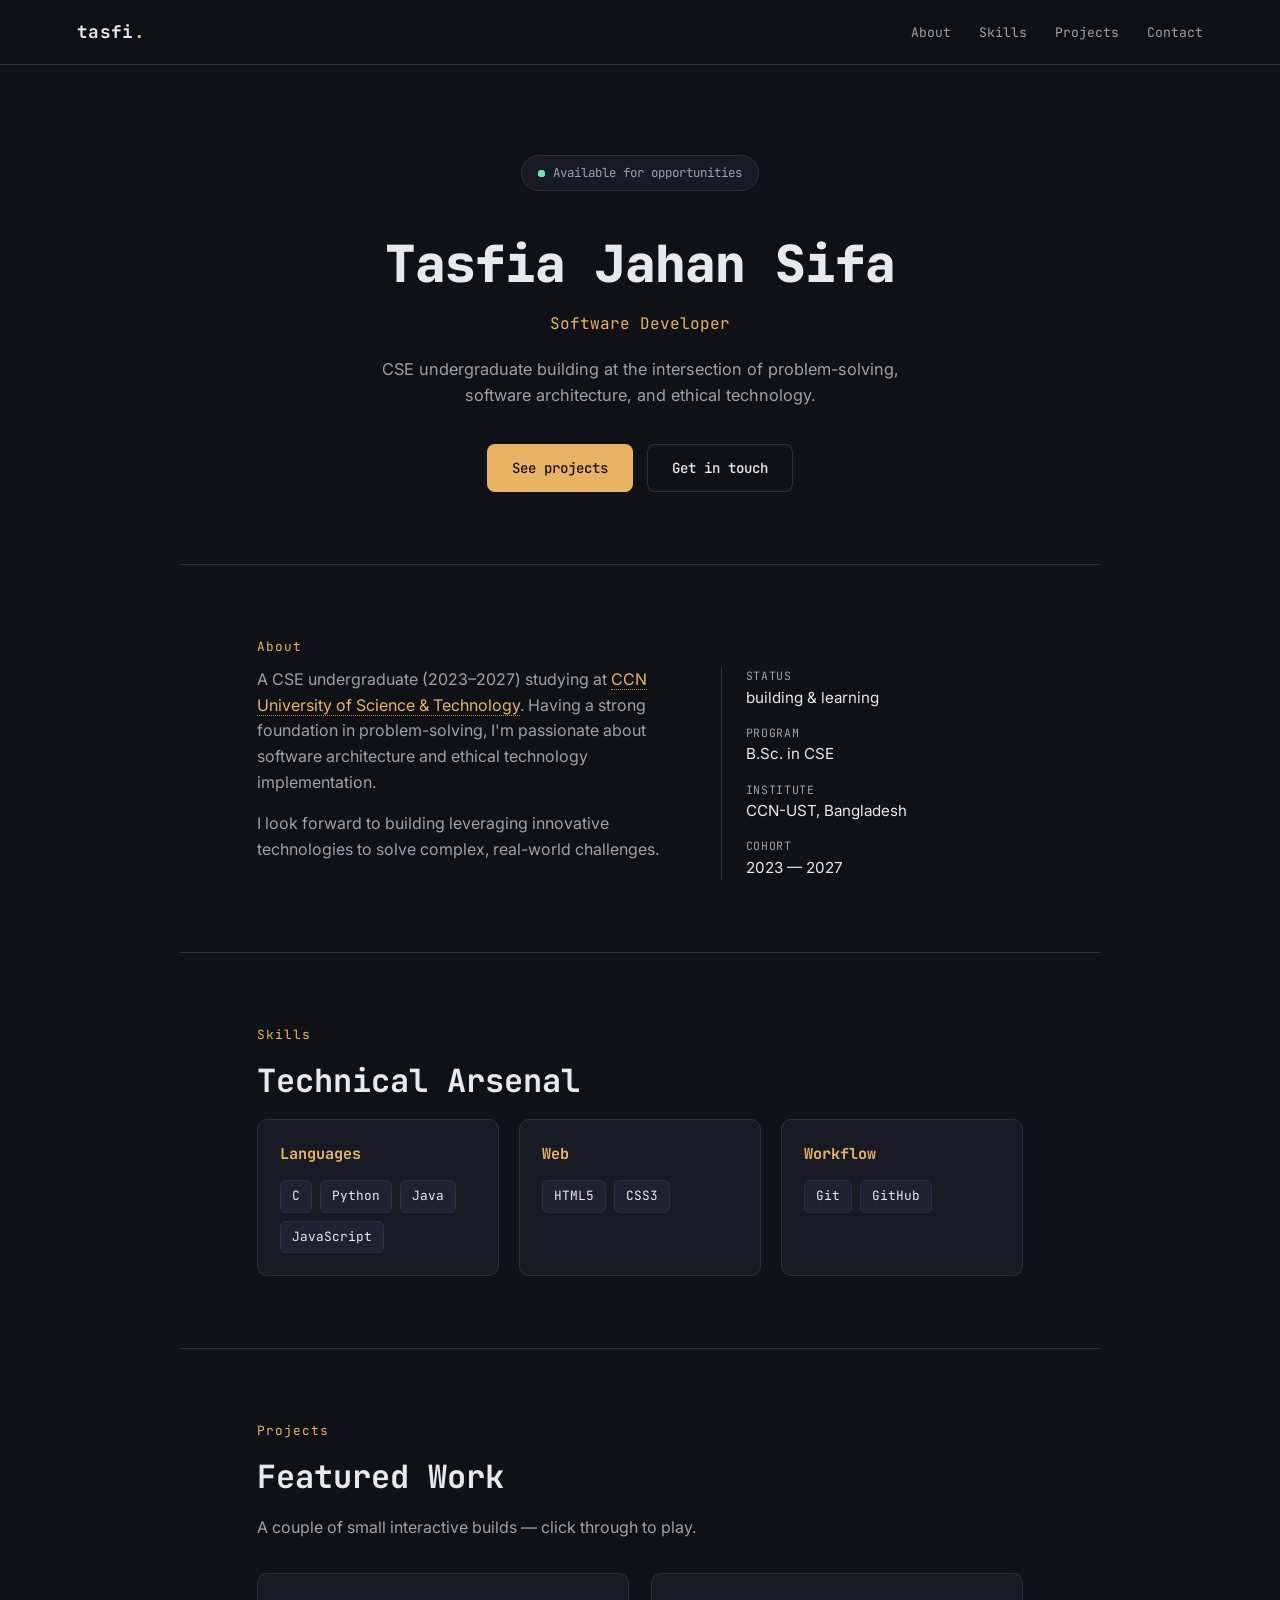
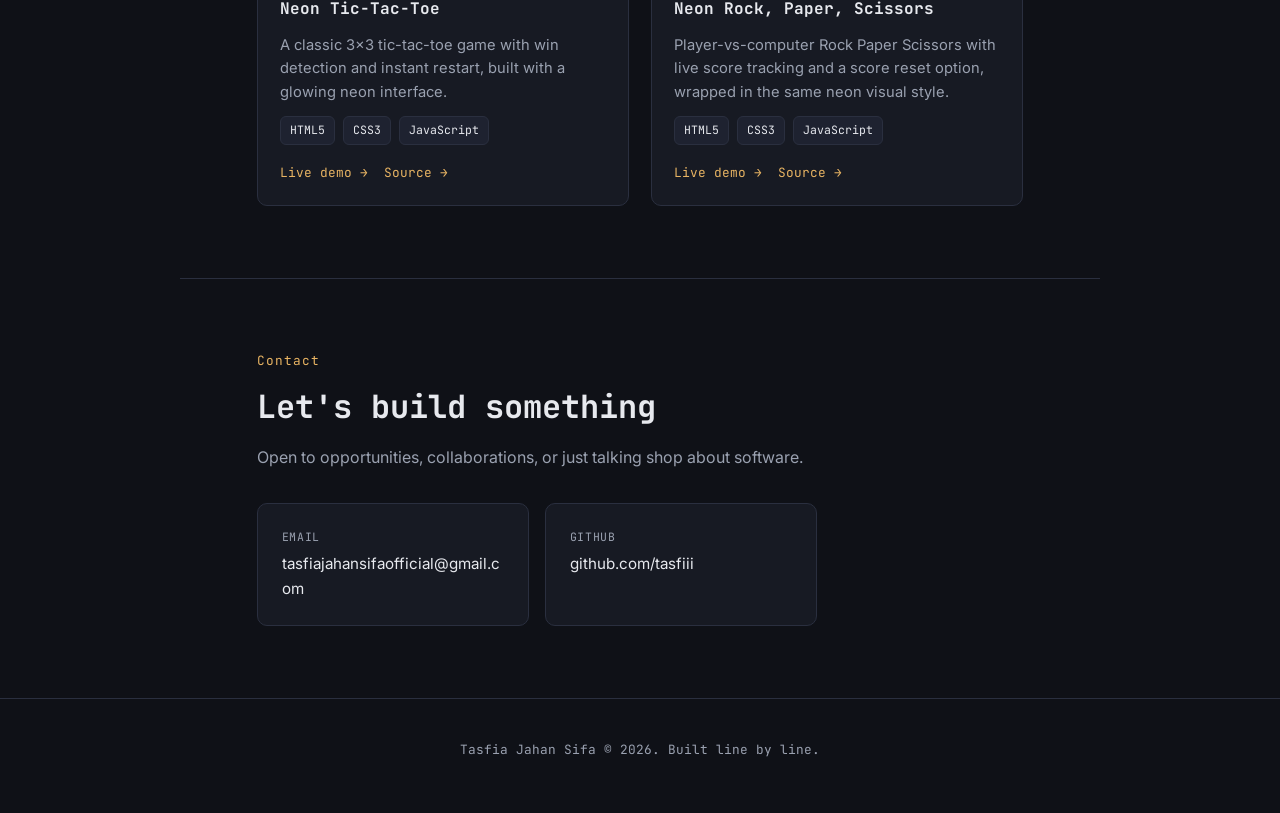
<file: index.html>
<!DOCTYPE html>
<html lang="en">
<head>
<meta charset="UTF-8">
<meta name="viewport" content="width=device-width, initial-scale=1.0">
<title>Tasfi — Software Developer</title>
<meta name="description" content="Portfolio of Tasfia Jahan Sifa (Tasfi), a CSE undergraduate building software with C, Python, Java, and JavaScript.">
<link rel="preconnect" href="https://fonts.googleapis.com">
<link rel="preconnect" href="https://fonts.gstatic.com" crossorigin>
<link href="https://fonts.googleapis.com/css2?family=JetBrains+Mono:wght@400;500;700;800&family=Inter:wght@400;500;600;700&display=swap" rel="stylesheet">
<link rel="stylesheet" href="style.css">
<link rel="icon" type="image/svg+xml" href="favicon.svg">
<link rel="apple-touch-icon" href="favicon.svg">
  
</head>
<body>

<div class="progress-bar" id="progressBar"></div>

<header class="nav" id="nav">
  <a href="#top" class="nav__brand">tasfi<span class="dot">.</span></a>
  <button class="nav__toggle" id="navToggle" aria-label="Toggle menu" aria-expanded="false">
    <span></span><span></span><span></span>
  </button>
  <nav class="nav__links" id="navLinks">
    <a href="#about">About</a>
    <a href="#skills">Skills</a>
    <a href="#projects">Projects</a>
    <a href="#contact">Contact</a>
  </nav>
</header>

<main id="top">

  <!-- HERO -->
  <section class="hero">
    <span class="hero__badge"><span class="pulse-dot"></span>Available for opportunities</span>

    <h1 class="hero__name">Tasfia Jahan Sifa</h1>
    <p class="hero__role">Software Developer</p>
    <p class="hero__tagline">CSE undergraduate building at the intersection of problem-solving,
      software architecture, and ethical technology.</p>

    <div class="hero__cta">
      <a href="#projects" class="btn btn--primary">See projects</a>
      <a href="#contact" class="btn btn--ghost">Get in touch</a>
    </div>
  </section>

  <!-- ABOUT -->
  <section id="about" class="section">
    <p class="eyebrow">About</p>
    <div class="about__grid">
      <div class="about__text">
        <p>A CSE undergraduate (2023–2027) studying at
          <a href="https://ccnust.ac.bd" target="_blank" rel="noopener">CCN University of Science &amp; Technology</a>.
          Having a strong foundation in problem-solving, I'm passionate about software architecture
          and ethical technology implementation.</p>
        <p>I look forward to building leveraging innovative technologies to solve complex,
          real-world challenges.</p>
      </div>
      <div class="about__meta">
        <div class="meta-row">
          <span class="meta-label">status</span>
          <span class="meta-value">building &amp; learning</span>
        </div>
        <div class="meta-row">
          <span class="meta-label">program</span>
          <span class="meta-value">B.Sc. in CSE</span>
        </div>
        <div class="meta-row">
          <span class="meta-label">institute</span>
          <span class="meta-value">CCN-UST, Bangladesh</span>
        </div>
        <div class="meta-row">
          <span class="meta-label">cohort</span>
          <span class="meta-value">2023 — 2027</span>
        </div>
      </div>
    </div>
  </section>

  <!-- SKILLS -->
  <section id="skills" class="section">
    <p class="eyebrow">Skills</p>
    <h2 class="section__title">Technical Arsenal</h2>

    <div class="skills__grid">
      <div class="skill-card">
        <h3>Languages</h3>
        <ul class="tag-list">
          <li>C</li>
          <li>Python</li>
          <li>Java</li>
          <li>JavaScript</li>
        </ul>
      </div>
      <div class="skill-card">
        <h3>Web</h3>
        <ul class="tag-list">
          <li>HTML5</li>
          <li>CSS3</li>
        </ul>
      </div>
      <div class="skill-card">
        <h3>Workflow</h3>
        <ul class="tag-list">
          <li>Git</li>
          <li>GitHub</li>
        </ul>
      </div>
    </div>
  </section>

  <!-- PROJECTS -->
  <section id="projects" class="section">
    <p class="eyebrow">Projects</p>
    <h2 class="section__title">Featured Work</h2>
    <p class="section__note">A couple of small interactive builds — click through to play.</p>

    <div class="projects__grid">

      <article class="project-card">
        <div class="project-card__head">
          <h3>Neon Tic-Tac-Toe</h3>
        </div>
        <p>A classic 3x3 tic-tac-toe game with win detection and instant restart, built
          with a glowing neon interface.</p>
        <ul class="tag-list tag-list--small">
          <li>HTML5</li>
          <li>CSS3</li>
          <li>JavaScript</li>
        </ul>
        <div class="project-card__links">
          <a href="https://tasfiii.github.io/Tic-Tac-Toe/" target="_blank" rel="noopener">Live demo →</a>
          <a href="https://github.com/tasfiii/Tic-Tac-Toe" target="_blank" rel="noopener">Source →</a>
        </div>
      </article>

      <article class="project-card">
        <div class="project-card__head">
          <h3>Neon Rock, Paper, Scissors</h3>
        </div>
        <p>Player-vs-computer Rock Paper Scissors with live score tracking and a
          score reset option, wrapped in the same neon visual style.</p>
        <ul class="tag-list tag-list--small">
          <li>HTML5</li>
          <li>CSS3</li>
          <li>JavaScript</li>
        </ul>
        <div class="project-card__links">
          <a href="https://tasfiii.github.io/Rock-Paper-Scissor/" target="_blank" rel="noopener">Live demo →</a>
          <a href="https://github.com/tasfiii/Rock-Paper-Scissor" target="_blank" rel="noopener">Source →</a>
        </div>
      </article>

    </div>
  </section>

  <!-- CONTACT -->
  <section id="contact" class="section">
    <p class="eyebrow">Contact</p>
    <h2 class="section__title">Let's build something</h2>
    <p class="section__note">Open to opportunities, collaborations, or just talking shop about software.</p>

    <div class="contact__links">
      <a href="mailto:tasfiajahansifaofficial@gmail.com" class="contact-link">
        <span class="contact-link__label">Email</span>
        <span class="contact-link__value">tasfiajahansifaofficial@gmail.com</span>
      </a>
      <a href="https://github.com/tasfiii" target="_blank" rel="noopener" class="contact-link">
        <span class="contact-link__label">GitHub</span>
        <span class="contact-link__value">github.com/tasfiii</span>
      </a>
    </div>
  </section>

</main>

<footer class="footer">
  <p>Tasfia Jahan Sifa © <span id="year"></span>. Built line by line.</p>
</footer>

<script src="script.js"></script>
</body>
</html>
</file>
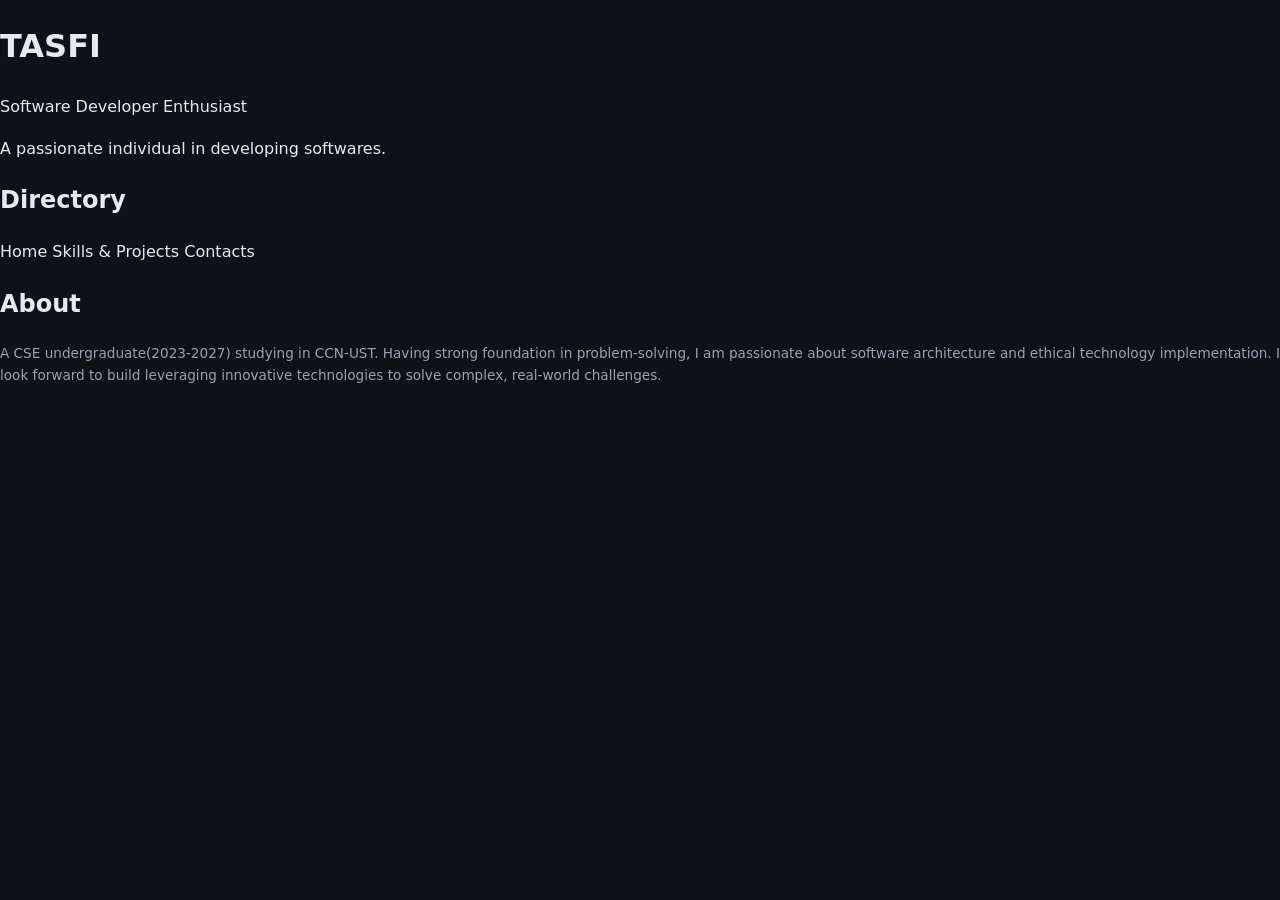
<file: home.html>
<!DOCTYPE html>
<html lang="en">
<head>
    <meta charset="UTF-8">
    <meta name="viewport" content="width=device-width, initial-scale=1.0">
    <title>portfolio</title>
    <link rel="stylesheet" href="style.css">
</head>
<body>

    <div class="container">
        <!-- name -->
        <div class="panel">
            <h1>TASFI</h1>
            <p class="subtitle">Software Developer Enthusiast</p>
            <p>A passionate individual in developing softwares.</p>
        </div>

        <!-- directory -->
        <div class="panel">
           <h2>Directory</h2>
            <div class="nav-row">
                <a href="index.html" class="nav-btn active">Home</a>
                <a href="skills.html" class="nav-btn">Skills &amp; Projects</a>
                <a href="contacts.html" class="nav-btn">Contacts</a>
            </div>
        </div>

        <!-- about -->
        <div class="panel">
            <h2>About</h2>
            <p style="font-size: 0.85rem; color: var(--text-muted); margin-top: 6px;">
               A CSE undergraduate(2023-2027) studying in <a href="https://ccnust.ac.bd">CCN-UST.</a>
               Having strong foundation in problem-solving, I am passionate about software architecture and ethical technology implementation.
               I look forward to build leveraging innovative technologies to solve complex, real-world challenges.
            </p>
        </div>
    </div>

</body>
</html>
</file>
<file: style.css>
/* ============================
   Tokens
============================ */
:root{
  --bg:            #0f1117;
  --surface:       #171a23;
  --surface-2:     #1e2230;
  --border:        #2a2f3f;
  --text:          #e7e9ee;
  --text-muted:    #9aa1b0;
  --accent:        #e8b463;
  --accent-dim:    #b98c48;
  --mint:          #6ee7b7;
  --font-mono:     'JetBrains Mono', ui-monospace, monospace;
  --font-sans:     'Inter', system-ui, sans-serif;
  --radius:        10px;
  --max-width:     920px;
}

*{ box-sizing: border-box; }

html{ scroll-behavior: smooth; }

@media (prefers-reduced-motion: reduce){
  html{ scroll-behavior: auto; }
  *{ animation-duration: 0.01ms !important; animation-iteration-count: 1 !important; transition-duration: 0.01ms !important; }
}

body{
  margin: 0;
  background: var(--bg);
  color: var(--text);
  font-family: var(--font-sans);
  line-height: 1.6;
  -webkit-font-smoothing: antialiased;
}

a{ color: inherit; text-decoration: none; }

ul{ list-style: none; margin: 0; padding: 0; }

img{ max-width: 100%; display: block; }

:focus-visible{
  outline: 2px solid var(--accent);
  outline-offset: 3px;
}

/* ============================
   Progress bar
============================ */
.progress-bar{
  position: fixed;
  top: 0; left: 0;
  height: 3px;
  width: 0%;
  background: linear-gradient(90deg, var(--accent), var(--mint));
  z-index: 200;
  transition: width 0.1s ease-out;
}

/* ============================
   Nav
============================ */
.nav{
  position: sticky;
  top: 0;
  z-index: 100;
  display: flex;
  align-items: center;
  justify-content: space-between;
  padding: 18px 6vw;
  background: rgba(15,17,23,0.85);
  backdrop-filter: blur(10px);
  border-bottom: 1px solid var(--border);
}

.nav__brand{
  font-family: var(--font-mono);
  font-weight: 700;
  font-size: 1.1rem;
  letter-spacing: 0.02em;
}
.nav__brand .dot{ color: var(--accent); }

.nav__links{
  display: flex;
  gap: 28px;
}
.nav__links a{
  font-family: var(--font-mono);
  font-size: 0.82rem;
  color: var(--text-muted);
  transition: color 0.2s ease;
}
.nav__links a:hover{ color: var(--accent); }

.nav__toggle{
  display: none;
  flex-direction: column;
  gap: 5px;
  background: none;
  border: none;
  cursor: pointer;
  padding: 6px;
}
.nav__toggle span{
  width: 22px;
  height: 2px;
  background: var(--text);
  transition: transform 0.2s ease, opacity 0.2s ease;
}

@media (max-width: 720px){
  .nav__toggle{ display: flex; }
  .nav__links{
    position: fixed;
    top: 60px; right: 0;
    flex-direction: column;
    gap: 0;
    background: var(--surface);
    border: 1px solid var(--border);
    border-radius: var(--radius);
    padding: 8px;
    transform: translateX(120%);
    transition: transform 0.25s ease;
  }
  .nav__links.is-open{ transform: translateX(-16px); }
  .nav__links a{ padding: 12px 18px; }
  .nav__toggle.is-open span:nth-child(1){ transform: translateY(7px) rotate(45deg); }
  .nav__toggle.is-open span:nth-child(2){ opacity: 0; }
  .nav__toggle.is-open span:nth-child(3){ transform: translateY(-7px) rotate(-45deg); }
}

/* ============================
   Hero
============================ */
.hero{
  max-width: var(--max-width);
  margin: 0 auto;
  padding: 10vh 6vw 8vh;
  text-align: center;
}

.hero__badge{
  display: inline-flex;
  align-items: center;
  gap: 8px;
  font-family: var(--font-mono);
  font-size: 0.78rem;
  color: var(--text-muted);
  background: var(--surface);
  border: 1px solid var(--border);
  padding: 7px 16px;
  border-radius: 999px;
  margin-bottom: 2rem;
}
.pulse-dot{
  width: 7px;
  height: 7px;
  border-radius: 50%;
  background: var(--mint);
  position: relative;
}
.pulse-dot::after{
  content: '';
  position: absolute;
  inset: 0;
  border-radius: 50%;
  background: var(--mint);
  animation: pulse 1.8s ease-out infinite;
}
@keyframes pulse{
  0%{ transform: scale(1); opacity: 0.7; }
  100%{ transform: scale(2.8); opacity: 0; }
}

.hero__name{
  font-family: var(--font-mono);
  font-size: clamp(2rem, 6vw, 3.2rem);
  font-weight: 800;
  margin: 0 0 0.4rem;
  letter-spacing: -0.02em;
}
.hero__role{
  color: var(--accent);
  font-family: var(--font-mono);
  font-size: 1rem;
  margin: 0 0 1.2rem;
}
.hero__tagline{
  color: var(--text-muted);
  max-width: 520px;
  margin: 0 auto 2.2rem;
  font-size: 1.02rem;
}
.hero__cta{
  display: flex;
  gap: 14px;
  justify-content: center;
  flex-wrap: wrap;
}

/* ============================
   Buttons
============================ */
.btn{
  display: inline-block;
  padding: 12px 24px;
  border-radius: 8px;
  font-family: var(--font-mono);
  font-size: 0.88rem;
  font-weight: 500;
  border: 1px solid transparent;
  cursor: pointer;
  transition: transform 0.15s ease, background 0.2s ease, border-color 0.2s ease;
}
.btn--primary{
  background: var(--accent);
  color: #1a1206;
}
.btn--primary:hover{ transform: translateY(-2px); background: #f0c079; }
.btn--ghost{
  border-color: var(--border);
  color: var(--text);
}
.btn--ghost:hover{ border-color: var(--accent); color: var(--accent); }

/* ============================
   Section shell
============================ */
.section{
  max-width: var(--max-width);
  margin: 0 auto;
  padding: 8vh 6vw;
  border-top: 1px solid var(--border);
}
.eyebrow{
  font-family: var(--font-mono);
  color: var(--accent);
  font-size: 0.8rem;
  letter-spacing: 0.08em;
  margin: 0 0 0.6rem;
}
.section__title{
  font-family: var(--font-mono);
  font-size: clamp(1.5rem, 4vw, 2rem);
  margin: 0 0 0.8rem;
}
.section__note{
  color: var(--text-muted);
  margin: 0 0 2rem;
  max-width: 560px;
}

/* ============================
   About
============================ */
.about__grid{
  display: grid;
  grid-template-columns: 1.4fr 1fr;
  gap: 40px;
}
.about__text p{ color: var(--text-muted); margin: 0 0 1rem; }
.about__text a{ color: var(--accent); border-bottom: 1px dotted var(--accent-dim); }

.about__meta{
  border-left: 1px solid var(--border);
  padding-left: 24px;
  display: flex;
  flex-direction: column;
  gap: 14px;
}
.meta-row{ display: flex; flex-direction: column; }
.meta-label{
  font-family: var(--font-mono);
  font-size: 0.72rem;
  color: var(--text-muted);
  text-transform: uppercase;
  letter-spacing: 0.06em;
}
.meta-value{ font-size: 0.95rem; }

@media (max-width: 720px){
  .about__grid{ grid-template-columns: 1fr; }
  .about__meta{ border-left: none; border-top: 1px solid var(--border); padding-left: 0; padding-top: 20px; }
}

/* ============================
   Skills
============================ */
.skills__grid{
  display: grid;
  grid-template-columns: repeat(3, 1fr);
  gap: 20px;
}
.skill-card{
  background: var(--surface);
  border: 1px solid var(--border);
  border-radius: var(--radius);
  padding: 22px;
}
.skill-card h3{
  font-family: var(--font-mono);
  font-size: 0.95rem;
  margin: 0 0 14px;
  color: var(--accent);
}
.tag-list{
  display: flex;
  flex-wrap: wrap;
  gap: 8px;
}
.tag-list li{
  font-family: var(--font-mono);
  font-size: 0.8rem;
  background: var(--surface-2);
  border: 1px solid var(--border);
  padding: 5px 11px;
  border-radius: 6px;
  color: var(--text);
}
.tag-list--small li{ font-size: 0.72rem; padding: 4px 9px; }

@media (max-width: 720px){
  .skills__grid{ grid-template-columns: 1fr; }
}

/* ============================
   Projects
============================ */
.projects__grid{
  display: grid;
  grid-template-columns: repeat(auto-fit, minmax(260px, 1fr));
  gap: 22px;
}
.project-card{
  background: var(--surface);
  border: 1px solid var(--border);
  border-radius: var(--radius);
  padding: 22px;
  display: flex;
  flex-direction: column;
  gap: 12px;
  transition: border-color 0.2s ease, transform 0.2s ease;
}
.project-card:hover{ border-color: var(--accent-dim); transform: translateY(-3px); }
.project-card h3{
  font-family: var(--font-mono);
  font-size: 1rem;
  margin: 0;
  display: flex;
  align-items: center;
  gap: 8px;
  flex-wrap: wrap;
}
.project-card p{ color: var(--text-muted); margin: 0; font-size: 0.92rem; }
.project-card__links{
  display: flex;
  gap: 16px;
  margin-top: auto;
  padding-top: 6px;
}
.project-card__links a{
  font-family: var(--font-mono);
  font-size: 0.8rem;
  color: var(--accent);
}
.project-card__links a:hover{ text-decoration: underline; }

/* ============================
   Contact
============================ */
.contact__links{
  display: grid;
  grid-template-columns: repeat(2, 1fr);
  gap: 16px;
  max-width: 560px;
}
.contact-link{
  display: flex;
  flex-direction: column;
  gap: 6px;
  padding: 24px;
  background: var(--surface);
  border: 1px solid var(--border);
  border-radius: var(--radius);
  transition: border-color 0.2s ease, transform 0.2s ease;
}
.contact-link:hover{ border-color: var(--accent); transform: translateY(-3px); }
.contact-link__label{
  font-family: var(--font-mono);
  font-size: 0.72rem;
  color: var(--text-muted);
  text-transform: uppercase;
  letter-spacing: 0.05em;
}
.contact-link__value{ font-size: 0.95rem; word-break: break-word; }

@media (max-width: 560px){
  .contact__links{ grid-template-columns: 1fr; }
}

/* ============================
   Footer
============================ */
.footer{
  text-align: center;
  padding: 28px 6vw 40px;
  color: var(--text-muted);
  font-family: var(--font-mono);
  font-size: 0.8rem;
  border-top: 1px solid var(--border);
}
</file>
